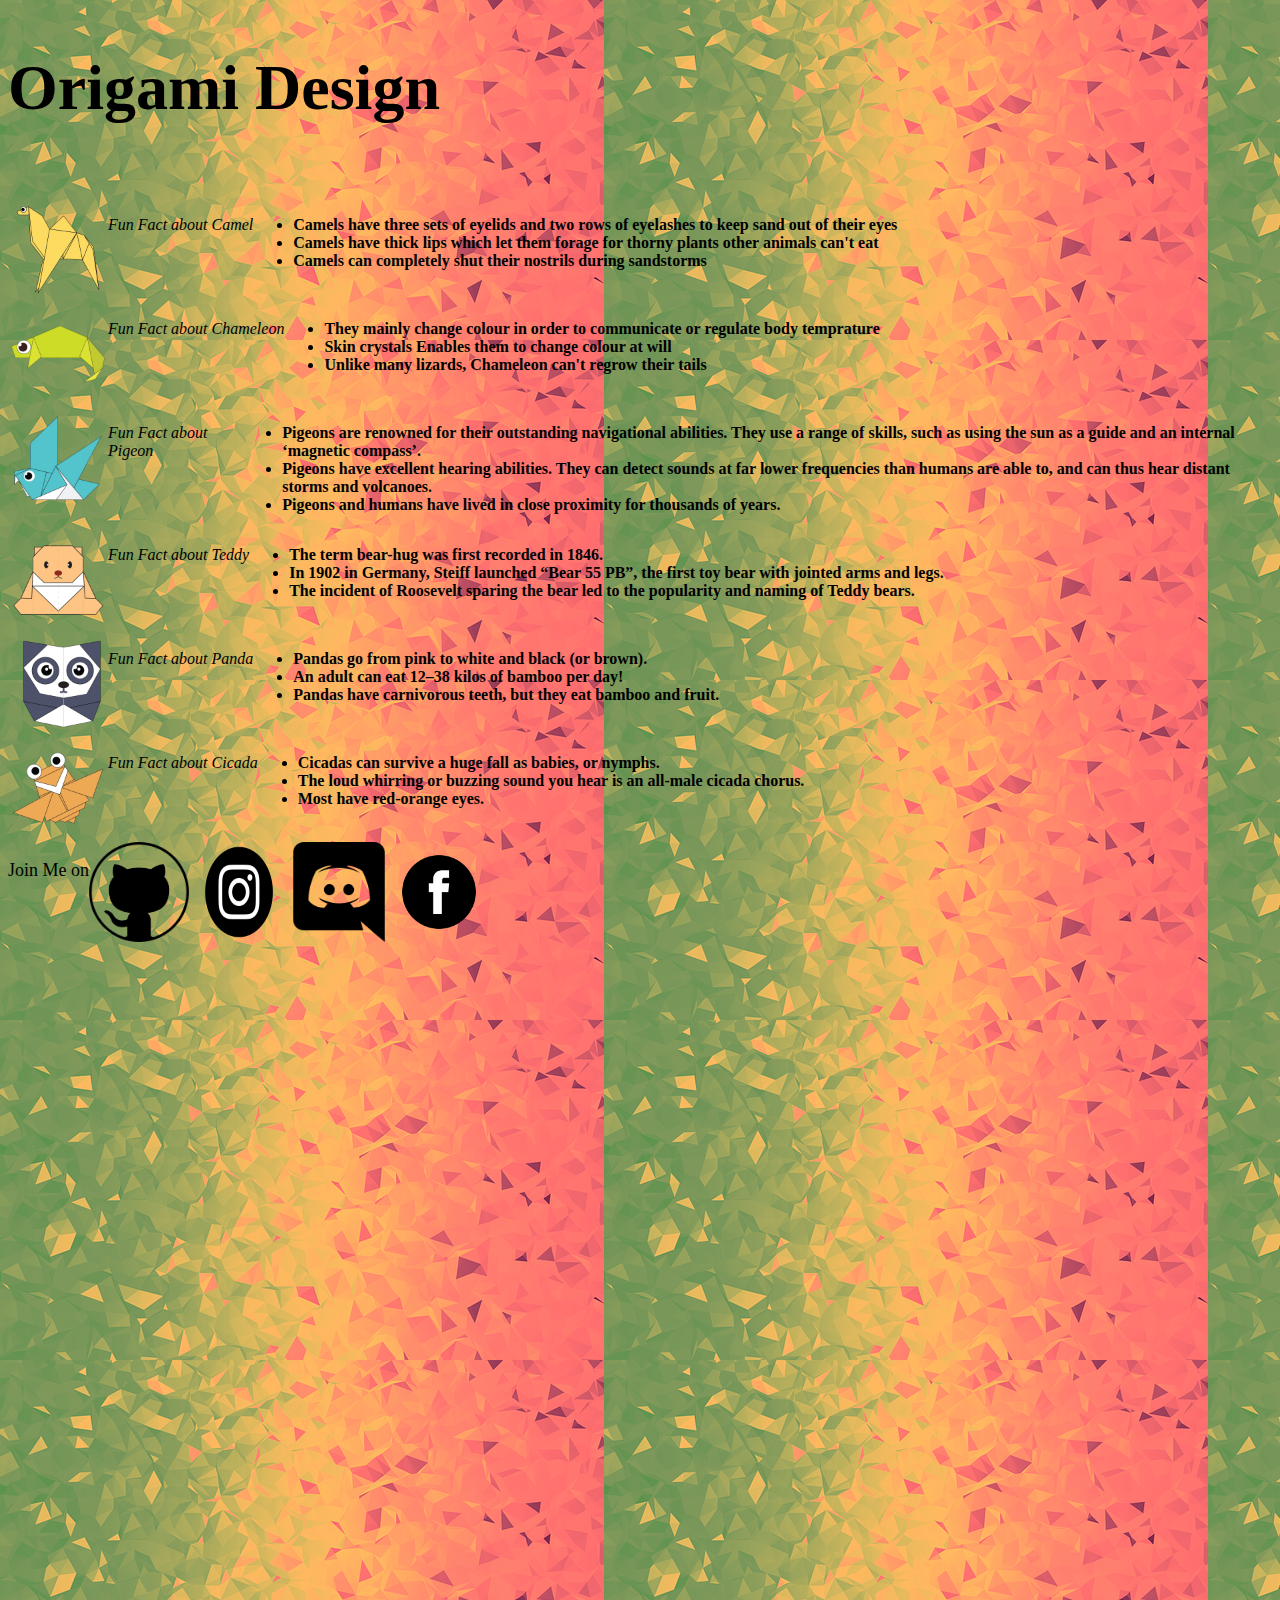
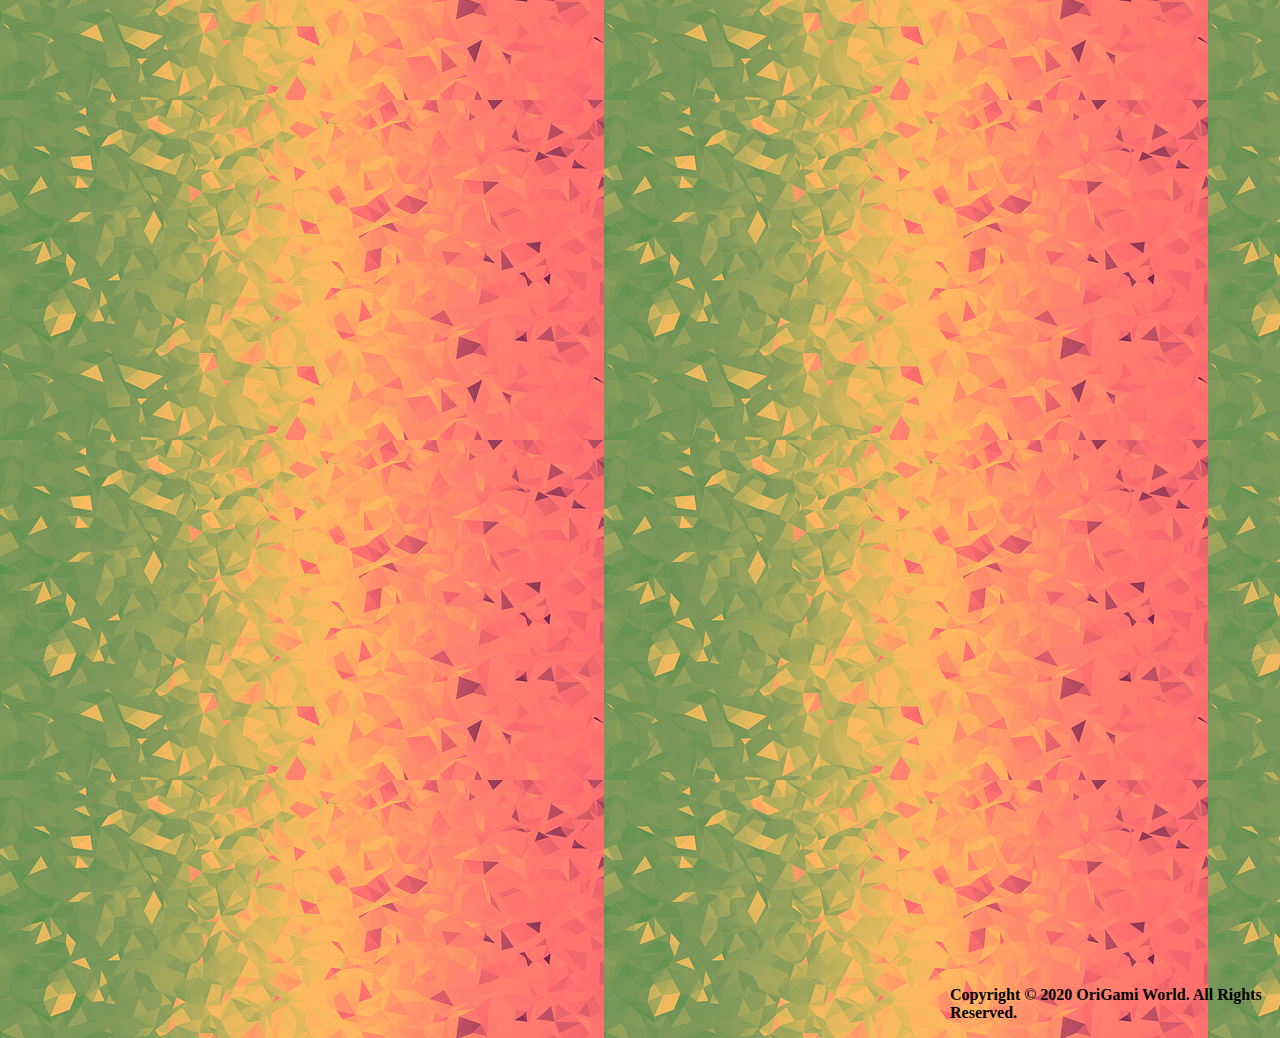
<file: index.html>
<!DOCTYPE html>
<html>

<head>
    <title>OriGami World</title>
    <link rel="stylesheet" type="text/css" href="style.css" />
</head>

<body background="images/bg.webp">
    <div class = "item">
        <font face="Bernard MT Condensed" , size="6">

            <h1>Origami Design</h1>
            <hr>
            </p>
        </font>
    </div>
 
   <div class="container">
        <div class="item">
            <a href="http://origami.me/camel/">
                <img src="images/camel.png" />
            </a>
            <font face="Matura MT Script Capitals">
                <p><i>Fun Fact about Camel</i></p>
            </font>

            <font face=" Bauhaus 93 ">
                <ul>
                    <li><b>Camels have three sets of eyelids and two rows of eyelashes to keep sand out of their eyes</b></li>
                    <li><b>Camels have thick lips which let them forage for thorny plants other animals can't eat</b></li>
                    <li><b>Camels can completely shut their nostrils during sandstorms</b></li>
                </ul>
            </font>

        </div>
        <div class="item ">
            <a href="http://origami.me/chameleon/ ">
                <img src="images/chameleon.png " />
            </a>


            <font face="Matura MT Script Capitals ">
                <p><i>Fun Fact about Chameleon</i></p>
            </font>

            <font face="Bauhaus 93 ">
                <ul>
                    <li><b>They mainly change colour in order to communicate or regulate body temprature</b></li>
                    <li><b>Skin crystals Enables them to change colour at will</b></li>
                    <li><b>Unlike many lizards, Chameleon can't regrow their tails</b></li>
                </ul>
            </font>
        </div>
        <div class="item ">
            <a href="http://origami.me/pigeon/ ">
                <img src="images/pigeon.png " />
            </a>


            <font face="Matura MT Script Capitals ">
                <p><i>Fun Fact about Pigeon</i></p>
            </font>

            <font face="Bauhaus 93 ">
                <ul>
                    <li><b>Pigeons are renowned for their outstanding navigational abilities. They use a range of skills, such as using the sun as a guide and an internal ‘magnetic compass’.</b></li>
                    <li><b>Pigeons have excellent hearing abilities. They can detect sounds at far lower frequencies than humans are able to, and can thus hear distant storms and volcanoes.</b></li>
                    <li><b>Pigeons and humans have lived in close proximity for thousands of years.</b></li>
                </ul>
            </font>
        </div>
        <div class="item ">
            <a href="http://origami.me/teddy-bear/ ">
                <img src="images/teddy.png " />
            </a>


            <font face="Matura MT Script Capitals " ,>
                <p><i>Fun Fact about Teddy</i></p>
            </font>

            <font face="Bauhaus 93 ">
                <ul>
                    <li><b>The term bear-hug was first recorded in 1846.</b></li>
                    <li><b>In 1902 in Germany, Steiff launched “Bear 55 PB”, the first toy bear with jointed arms and legs.</b></li>
                    <li><b>The incident of Roosevelt sparing the bear led to the popularity and naming of Teddy bears.</b></li>
                </ul>
            </font>
        </div>
        <div class="item ">
            <a href="http://origami.me/panda/ ">
                <img src="images/panda.png " />
            </a>


            <font face="Matura MT Script Capitals ">
                <p><i>Fun Fact about Panda</i></p>
            </font>

            <font face="Bauhaus 93 ">
                <ul>
                    <li><b>Pandas go from pink to white and black (or brown).</b></li>
                    <li><b>An adult can eat 12–38 kilos of bamboo per day!</b></li>
                    <li><b>Pandas have carnivorous teeth, but they eat bamboo and fruit.</b></li>
                </ul>
            </font>
        </div>

        <div class="item ">
            <a href="http://origami.me/flying-cicada/ ">
                <img src="images/cicada.png " />
            </a>

            <font face="Matura MT Script Capitals ">
                <p><i>Fun Fact about Cicada</i></p>
            </font>

            <font face="Bauhaus 93 ">
                <ul>
                    <li><b>Cicadas can survive a huge fall as babies, or nymphs.</b></li>
                    <li><b>The loud whirring or buzzing sound you hear is an all-male cicada chorus. </b></li>
                    <li><b>Most have red-orange eyes.</b></li>
                </ul>
            </font>
        </div>
    </div>
    <font face="Candara " size=3 color="black " style="position:absolute; left:950px; top:2570px; ">
        <p><b>Copyright © 2020 OriGami World. All Rights Reserved.</b></p>
    </font>


     <div class="footer ">
        <div class="item">
            <font face="Adobe Caslon Pro Bold " , size="4">
                <p>
                    Join Me on

                </p>
            </font>
            <a href="https://github.com/SnakesterZ ">
                <img src="images/git.png " />
            </a>

            <a href="https://www.instagram.com/zia_is_always/ ">
                <img src="images/Instagram.jpg " />
            </a>

            <a href="https://discord.gg/7ngkZSWMER ">
                <img src="images/discord.png " />
            </a>

            <a href="https://www.facebook.com/Zia-Rahman-1466606706976056 ">
                <img src="images/facebook.png " />
            </a>
        </div>

    </div> 

</body>

</html>
</file>
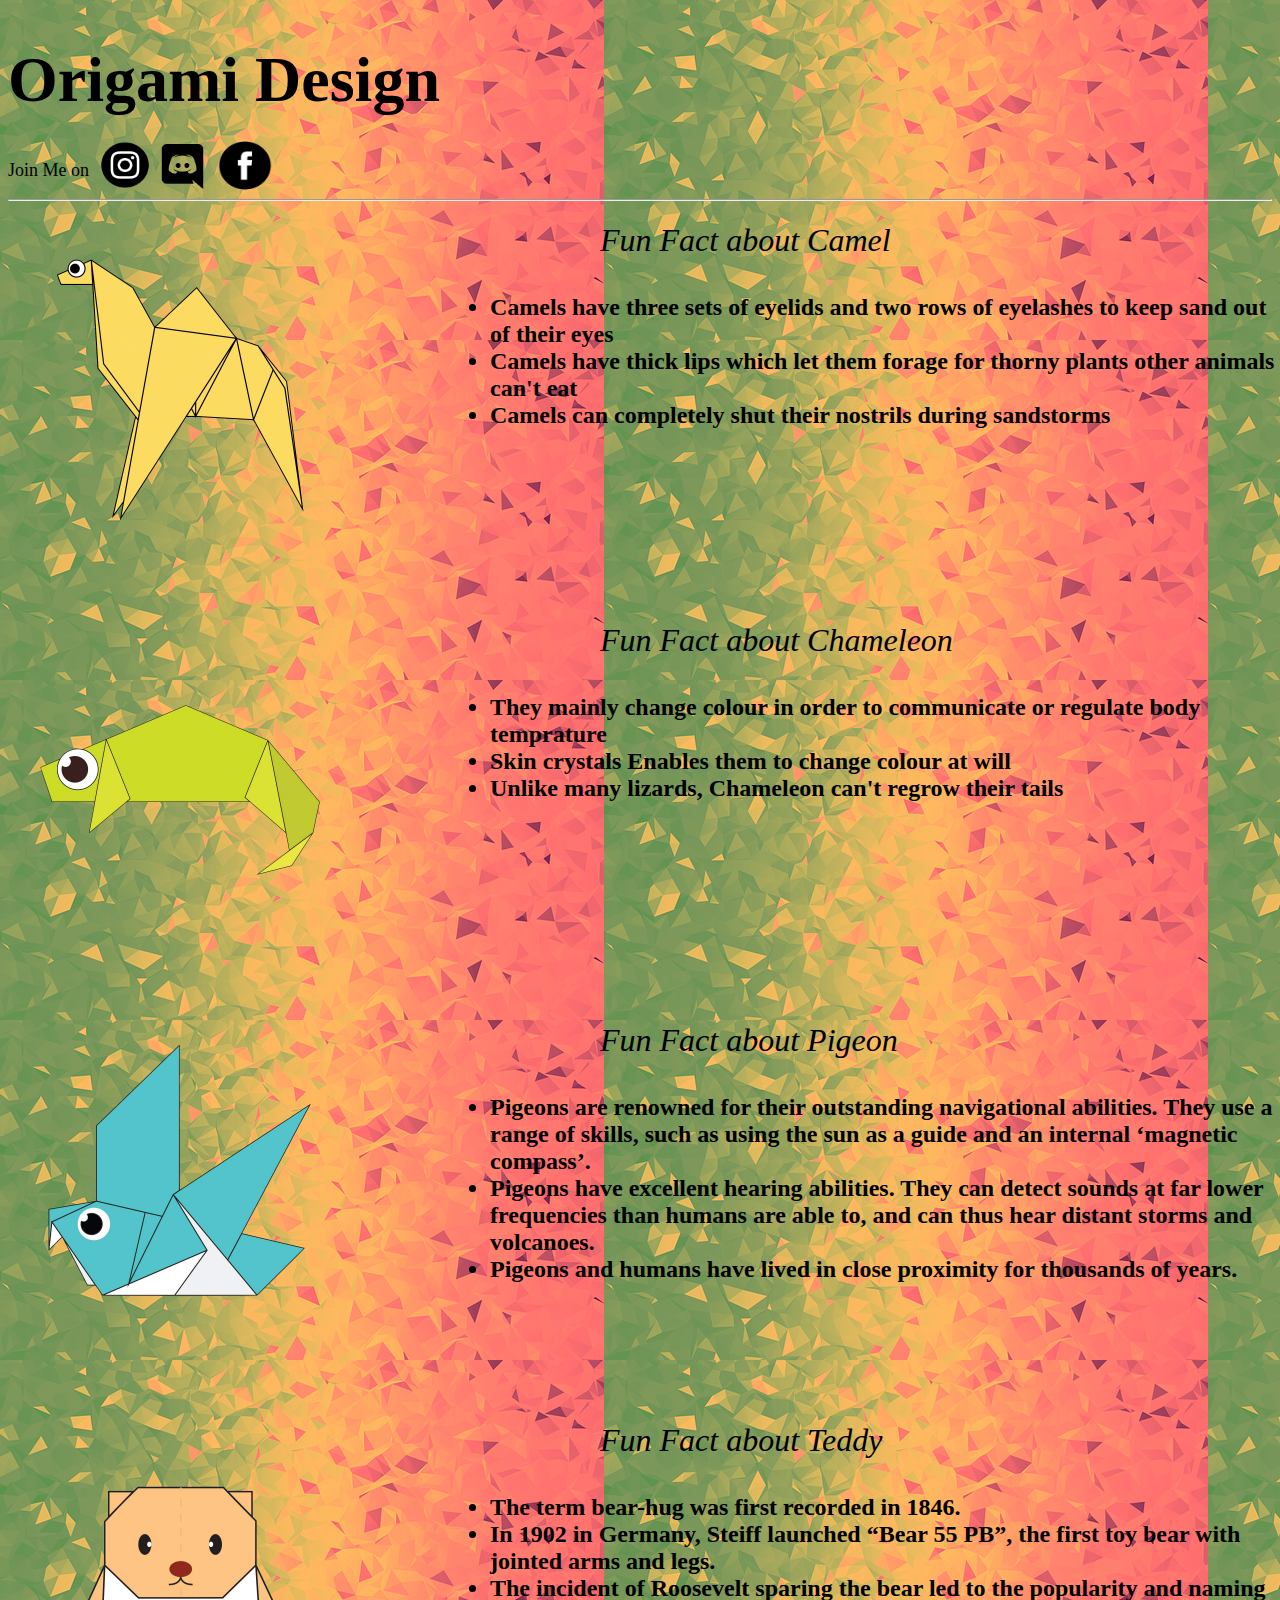
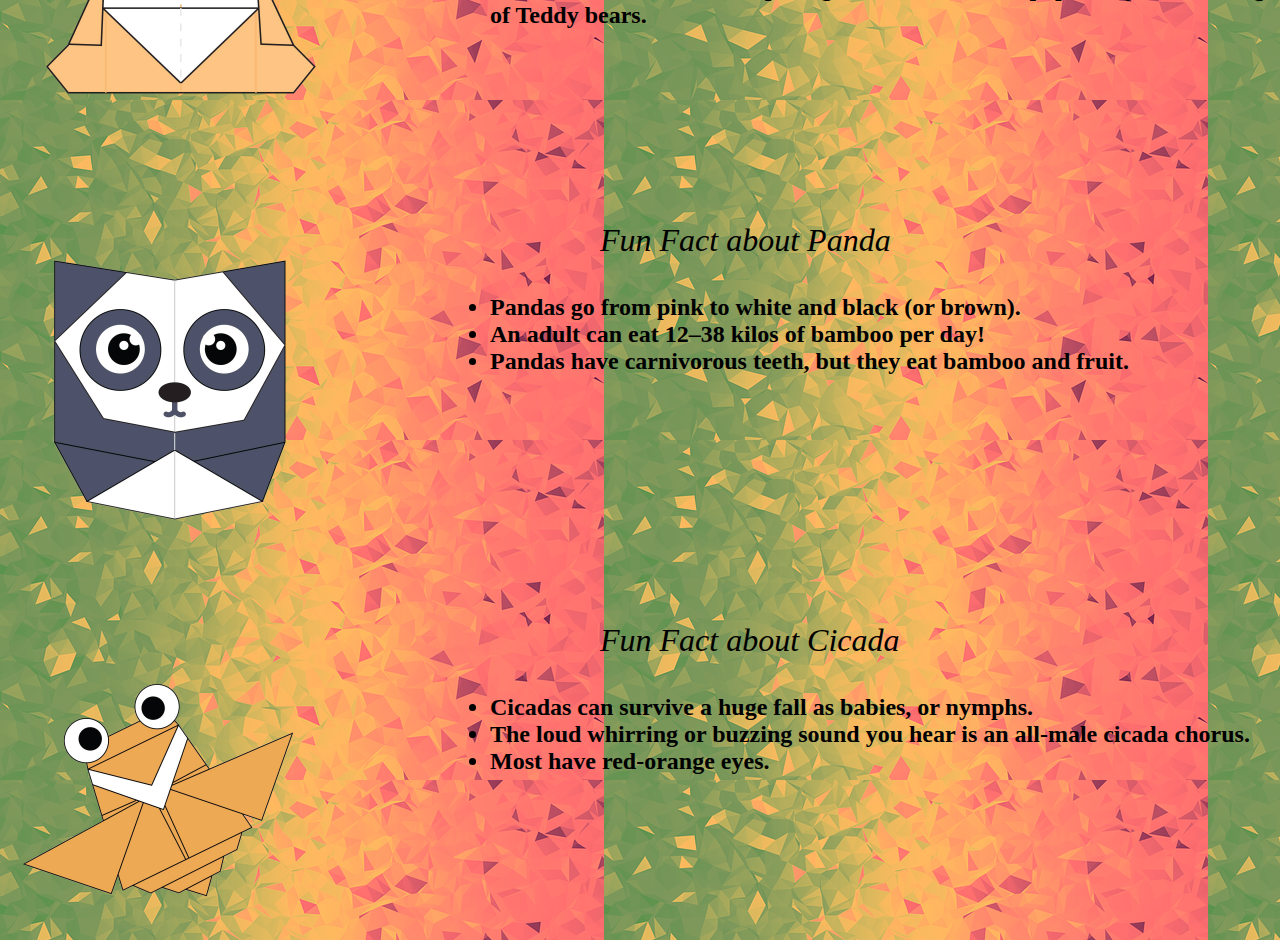
<file: images/index.html>
<!DOCTYPE html>
<html>
    <head>
        <title>OriGami World</title>
    </head>

    <body background="bg.webp">
        <font face = "Bernard MT Condensed", size = "6">
            <p align = "center">
                <h1>Origami Design</h1>
            </p>
        </font>

        <font face = "Adobe Caslon Pro Bold", size = "4">
        <p>
            Join Me on <hr>
        </p>
        </font>
        
        <a href = "https://www.instagram.com/zia_is_always/">
        <img src = "Instagram.jpg" style= "width:70px; height:50px; position:absolute; top:140px; left:90px;"/>
        </a>

        <a href = "https://discord.gg/7ngkZSWMER">
        <img src = "discord.png" style= "width:45px; height:45px; position:absolute; top:144px; left:160px;"/>
        </a>

        <a href = "https://www.facebook.com/Zia-Rahman-1466606706976056">
        <img src = "facebook.png" style= "width:70px; height:65px; position:absolute; top:133px; left:210px;"/>
        </a>

        <a href = "http://origami.me/camel/">
        <img src = "camel.png" style = "width:300px; height:300px; position:absolute; top:240px; left:30px;"/>
        </a>

        <font face = "Matura MT Script Capitals", size = 6 style = "position:absolute; left:600px; top:190px;">
            <p><i>Fun Fact about Camel</i></p>
        </font>

        <font face = "Bauhaus 93" size = 5 style = "position:absolute; left:450px; top:270px;">
            <ul>
                <li><b>Camels have three sets of eyelids and two rows of eyelashes to keep sand out of their eyes</b></li>
                <li><b>Camels have thick lips which let them forage for thorny plants other animals can't eat</b></li>
                <li><b>Camels can completely shut their nostrils during sandstorms</b></li>
            </ul>
        </font>

        <a href = "http://origami.me/chameleon/">
            <img src = "chameleon.png" style = "width:300px; height:300px; position:absolute; top:640px; left:30px;"/>
            </a>

        <font face = "Matura MT Script Capitals", size = 6 style = "position:absolute; left:600px; top:590px;">
            <p><i>Fun Fact about Chameleon</i></p>
        </font>

        <font face = "Bauhaus 93" size = 5 style = "position:absolute; left:450px; top:670px;">
            <ul>
                <li><b>They mainly change colour in order to communicate or regulate body temprature</b></li>
                <li><b>Skin crystals Enables them to change colour at will</b></li>
                <li><b>Unlike many lizards, Chameleon can't regrow their tails</b></li>
            </ul>
        </font>

        <a href = "http://origami.me/pigeon/">
            <img src = "pigeon.png" style = "width:300px; height:300px; position:absolute; top:1020px; left:30px;"/>
            </a>

        <font face = "Matura MT Script Capitals", size = 6 style = "position:absolute; left:600px; top:990px;">
                <p><i>Fun Fact about Pigeon</i></p>
            </font>    
    
        <font face = "Bauhaus 93" size = 5 style = "position:absolute; left:450px; top:1070px;">
                <ul>
                    <li><b>Pigeons are renowned for their outstanding navigational abilities. They use a range of skills, such as using the sun as a guide and an internal ‘magnetic compass’.</b></li>
                    <li><b>Pigeons have excellent hearing abilities. They can detect sounds at far lower frequencies than humans are able to, and can thus hear distant storms and volcanoes.</b></li>
                    <li><b>Pigeons and humans have lived in close proximity for thousands of years.</b></li>
                </ul>
            </font>

        <a href = "http://origami.me/teddy-bear/">
                <img src = "teddy.png" style = "width:300px; height:300px; position:absolute; top:1440px; left:30px;"/>
                </a>
            
        <font face = "Matura MT Script Capitals", size = 6 style = "position:absolute; left:600px; top:1390px;">
                    <p><i>Fun Fact about Teddy</i></p>
                </font>    
                        
        <font face = "Bauhaus 93" size = 5 style = "position:absolute; left:450px; top:1470px;">
                    <ul>
                        <li><b>The term bear-hug was first recorded in 1846.</b></li>
                        <li><b>In 1902 in Germany, Steiff launched “Bear 55 PB”, the first toy bear with jointed arms and legs.</b></li>
                        <li><b>The incident of Roosevelt sparing the bear led to the popularity and naming of Teddy bears.</b></li>
                    </ul>
                </font>

        <a href = "http://origami.me/panda/">
                    <img src = "panda.png" style = "width:300px; height:300px; position:absolute; top:1840px; left:2    0px;"/>
                    </a>

        <font face = "Matura MT Script Capitals", size = 6 style = "position:absolute; left:600px; top:1790px;">
                <p><i>Fun Fact about Panda</i></p>
        </font>
                    
        <font face = "Bauhaus 93" size = 5 style = "position:absolute; left:450px; top:1870px;">
                        <ul>
                            <li><b>Pandas go from pink to white and black (or brown).</b></li>
                            <li><b>An adult can eat 12–38 kilos of bamboo per day!</b></li>
                            <li><b>Pandas have carnivorous teeth, but they eat bamboo and fruit.</b></li>
                        </ul>
                    </font>

        <a href = "http://origami.me/flying-cicada/">
                        <img src = "cicada.png" style = "width:300px; height:300px; position:absolute; top:2240px; left:2    0px;"/>
                        </a>

        <font face = "Matura MT Script Capitals", size = 6 style = "position:absolute; left:600px; top:2190px;">
                    <p><i>Fun Fact about Cicada</i></p>
                    </font>

        <font face = "Bauhaus 93" size = 5 style = "position:absolute; left:450px; top:2270px;">
                        <ul>
                            <li><b>Cicadas can survive a huge fall as babies, or nymphs.</b></li>
                            <li><b>The loud whirring or buzzing sound you hear is an all-male cicada chorus. </b></li>
                            <li><b>Most have red-orange eyes.</b></li>
                        </ul>
                    </font>

    </body>
</html>
</file>
<file: style.css>
.item 
{
    order:5;
    display:flex;
    flex-grow: 12;
}

.container {
    display: flex;
    flex-wrap: wrap;
    align-content: space-between;
}

.footer {
    display: flex;
    justify-content: space-evenly;
}

img {
    width: 100px;
    height: 100px;
}

* {
    border: hidden
}

body
{
    background-color:#097867
}
</file>
